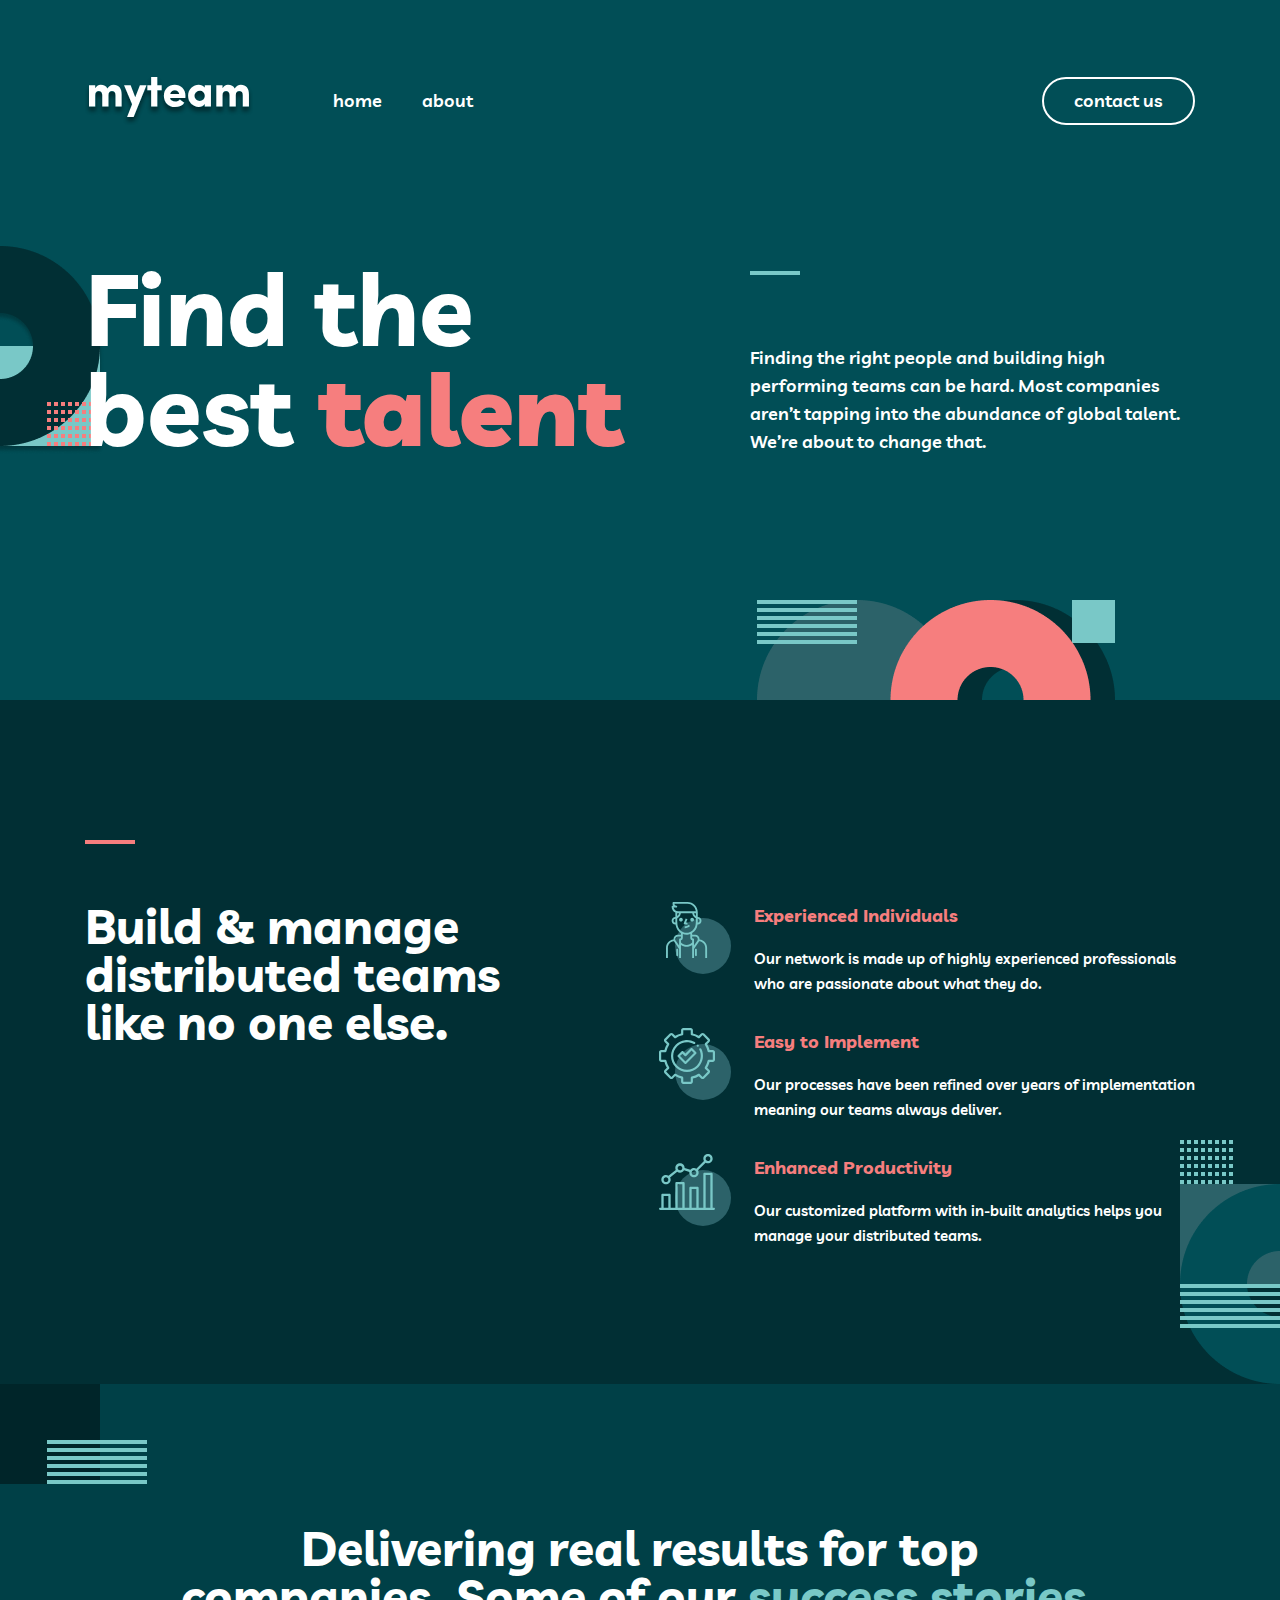
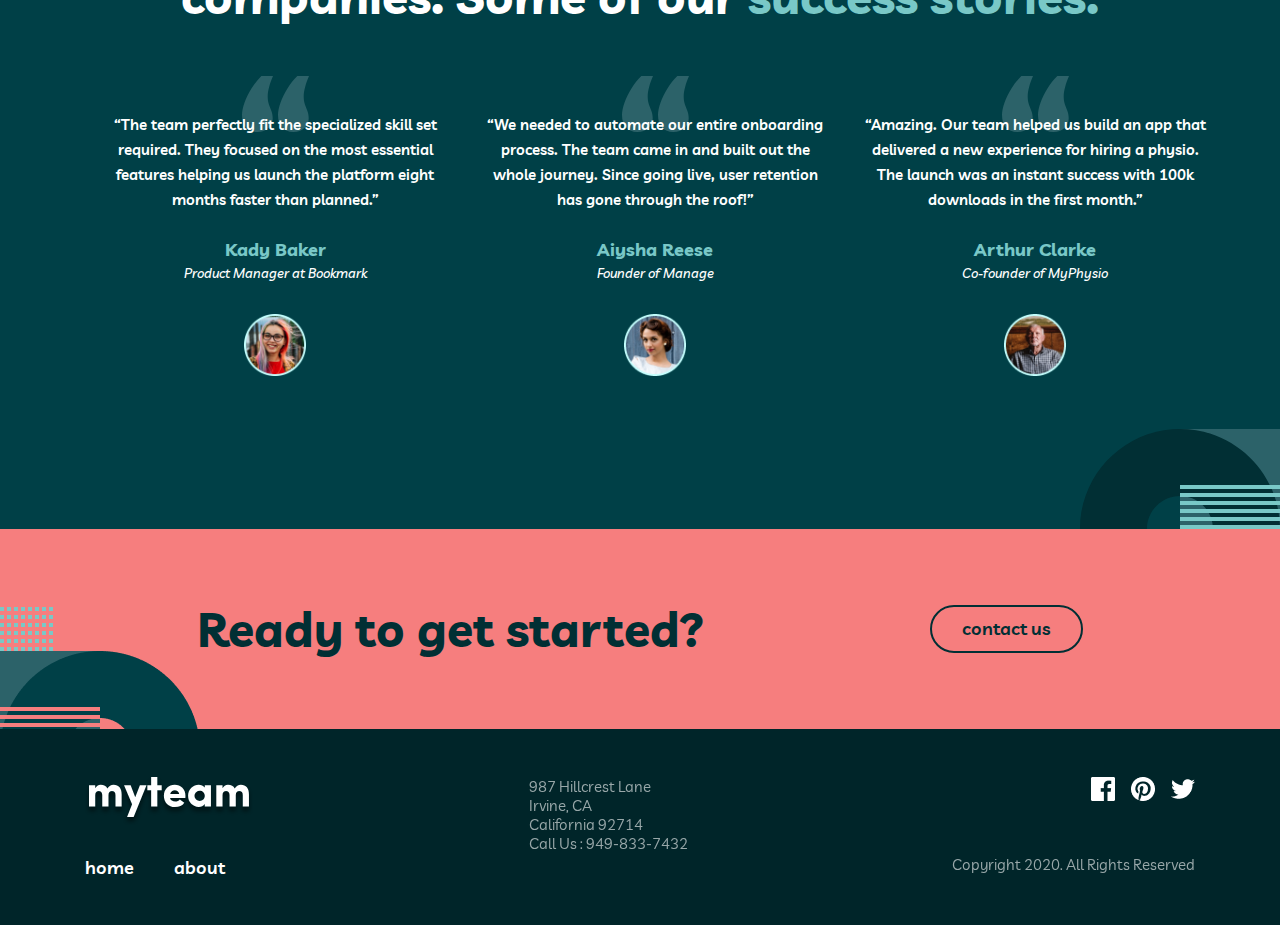
<file: index.html>
<!DOCTYPE html>
<html lang="en">
  <head>
    <meta charset="UTF-8" />
    <meta name="viewport" content="width=device-width, initial-scale=1.0" />
    <link rel="preconnect" href="https://fonts.googleapis.com" />
    <link rel="preconnect" href="https://fonts.gstatic.com" crossorigin />
    <link
      href="https://fonts.googleapis.com/css2?family=Gloria+Hallelujah&family=Livvic:wght@300;400;500;600;700&family=Montserrat:wght@300&family=Poppins:ital,wght@1,500&display=swap"
      rel="stylesheet"
    />
    <link rel="stylesheet" href="css/style_1.css" />
    <title>Document</title>
  </head>
  <body>
    <!--First-->
    <header class="header">
      <nav>
        <div class="container">
          <div class="nav__inner">
            <div class="nav__left">
              <img src="img/myteam-logo.svg" alt="" />
              <ul>
                <li>
                  <a href="#">home</a>
                </li>
                <li>
                  <a href="about.html">about</a>
                </li>
              </ul>
            </div>
            <a href="contact.html"><button class="nav__btn">
              contact us</button></a>
          </div>
        </div>
      </nav>
      <div class="hero">
        <div class="container">
          <div class="hero__text">
            <h1 class="hero__title">Find the <br>best <b>talent</b></h1>
            <div class="hero__disc">
              <img src="img/Rectangle.png" alt="">
              <p>Finding the right people and building high performing teams can be hard. Most companies aren’t tapping into the abundance of global talent. We’re about to change that.</p>
            </div>
          </div>
        </div>
      </div>
    </header>
    <section class="manage">
      <div class="container">
        <div class="manage__inner">
        <img src="img/Rectangle (1).png" alt="">
        <div class="manage__content">
          <h2 class="manage__title">Build & manage distributed teams <br>like no one else.</h2>
          <ul class="manage__list">
            <li class="manage__item">
              <img src="img/Group 11.svg" alt="icon">
              <div class="manage__info">
                <h3>Experienced Individuals</h3>
                <p>Our network is made up of highly experienced professionals <br> who are passionate about what they do.</p>
              </div>
            </li>
            <li class="manage__item">
              <img src="img/Group 12.svg" alt="icon">
              <div class="manage__info">
                <h3>Easy to Implement</h3>
                <p>Our processes have been refined over years of implementation <br> meaning our teams always deliver.</p>
              </div>
            </li>
            <li class="manage__item">
              <img src="img/Group 13.svg" alt="icon">
              <div class="manage__info">
                <h3>Enhanced Productivity</h3>
                <p>Our customized platform with in-built analytics helps you <br>manage your distributed teams.</p>
              </div>
            </li>
          </ul>
        </div>
        </div>
      </div>
    </section>
    <section class="deliver">
      <div class="container">
        <div class="deliver__title">
          <h2>Delivering real results for top companies. Some of our <b>success stories.</b></h2>
        </div>
        <ul class="deliver__list">
          <li class="deliver__item">
            <p> “The team perfectly fit the specialized skill set required. They focused on the most essential features helping us launch the platform eight months faster than planned.”</p>
            <h4>Kady Baker</h4>
            <h3>Product Manager at Bookmark</h3>
            <div class="deliver__img">
              <img src="img/Oval@2x.png" alt="">
            </div>
          </li>
          <li class="deliver__item">
            <p> “We needed to automate our entire onboarding process. The team came in and built out the whole journey. Since going live, user retention has gone through the roof!”</p>
            <h4>Aiysha Reese</h4>
            <h3>Founder of Manage</h3>
            <div class="deliver__img">
              <img src="img/Oval Copy 5.png" alt="">
            </div>
          </li>
          <li class="deliver__item">
            <p>“Amazing. Our team helped us build an app that delivered a new experience for hiring a physio. The launch was an instant success with 100k downloads in the first month.”</p>
            <h4>Arthur Clarke</h4>
            <h3>Co-founder of MyPhysio</h3>
            <div class="deliver__img">
              <img src="img/Oval Copy 6.png" alt="">
            </div>
          </li>
        </ul>
      </div>
    </section>
    <footer class="footer">
      <div class="footer__top">
        <div class="container">
          <div class="footer__top__inner">
            <h2>Ready to get started?</h2>
            <a href="contact.html"><button class="foot__btn">contact us</button></a>
          </div>
        </div>
      </div>
      <div class="footer__bottom">
        <div class="container">
          <div class="footer__bottom__inner">
            <div class="footer__myteam">
              <img src="img/myteam-logo.svg" alt="">
              <ul>
                <li>
                  <a href="#">home</a>
                </li>
                <li>
                  <a href="about.html">about</a>
                </li>
              </ul>
            </div>
            <div class="footer__info">
              <ul class="footer__list">
                <li>
                  <p>987 Hillcrest Lane</p>
                </li>
                <li>
                  <p>Irvine, CA</p>
                </li>
                <li>
                  <p>California 92714</p>
                </li>
                <li>
                  <p>Call Us : 949-833-7432</p>
                </li>
              </ul>
            </div>
            <div class="footer__contact">
              <div class="logo">
                <img src="img/Group 31.png" alt="">
              </div>
              <div class="logo__text">
                <p>Copyright 2020. All Rights Reserved</p>
              </div>
            </div>
          </div>
        </div>
      </div>
    </footer>
  </body>
</html>
</file>
<file: css/style_1.css>
* {
  padding: 0;
  margin: 0;
  box-sizing: border-box;
}
body {
  font-family: 'Gloria Hallelujah', cursive;
  font-family: 'Livvic', sans-serif;
  font-family: 'Montserrat', sans-serif;
}
.container {
  width: 1110px;
  margin: 0 auto;
}
.header {
  height: 700px;
  flex-shrink: 0;
  background: #014E56;
  background-image: url(../img/Group\ 8.png), url(../img/Group\ 7.png);
  background-repeat: no-repeat;
  background-position: center left, bottom right 165px;
}
.nav__inner {
  padding-top: 77px;
  display: flex;
  justify-content: space-between;
  align-items: center;
}
.nav__left {
  display: flex;
  align-items: center;
}
.nav__inner ul {
  margin-left: 80px;
  list-style-type: none;
  display: flex;
}
.nav__inner li a {
  margin-right: 40px;
  text-decoration: none;
  color: #FFF;
  font-family: Livvic;
  font-size: 18px;
  font-style: normal;
  font-weight: 600;
  line-height: 28px; 
}
.nav__inner li a:hover {
  color: #F67E7E;
}
.nav__btn {
  border: 2px solid #fff;
  border-radius: 30px;
  background: transparent;
  color: #FFF;
  font-family: Livvic;
  font-size: 18px;
  font-style: normal;
  font-weight: 600;
  line-height: 28px;
  width: 153px;
  height: 48px;
  transition: .3s;
}
.nav__btn:hover {
  box-shadow: 0 3px 3px 0 #000000;
  background: #02555e;
}
.hero {
  margin-top: 133px;
}
.hero__text {
  display: flex;
  justify-content: space-between;
  align-items: center;
}
.hero__title {
  width: 635px;
  color: #FFF;
  font-family: Livvic;
  font-size: 100px;
  font-style: normal;
  font-weight: 700;
  line-height: 100px;
}
.hero__title b {
  color: #F67E7E;
}
.hero__disc p {
  width: 445px;
  color: #FFF;
  font-family: Livvic;
  font-size: 18px;
  font-style: normal;
  font-weight: 600;
  line-height: 28px;
  padding-top: 65px;
}
.manage {
  padding: 140px 0;
  height: 684px;
  background: #012F34;
  background-image: url(../img/Group\ 8\ \(2\).png);
  background-repeat: no-repeat;
  background-position: bottom right;
}
.manage__inner img {
  margin-bottom: 54px;
}
.manage__content {
  display: flex;
  justify-content: space-between;
}
.manage__item {
  display: flex;
}
.manage h2 {
  width: 445px;
  color: #FFF;
  font-family: Livvic;
  font-size: 48px;
  font-style: normal;
  font-weight: 700;
  line-height: 48px;
}
.manage__item img {
  margin-right: 23px;
}
.manage__item p {
  color: #FFF;
  font-family: Livvic;
  font-size: 15px;
  font-style: normal;
  font-weight: 600;
  line-height: 25px;
  margin-top: 16px;
}
.manage__item h3 {
  color: #F67E7E;
  font-family: Livvic;
  font-size: 18px;
  font-style: normal;
  font-weight: 700;
  line-height: 28px; 
}
.deliver {
  padding: 140px 0;
  color: #fff;
  background: #004047;
  background-image: url(../img/Group\ 8\ Copy.svg), url(../img/Group\ 8.svg);
  background-repeat: no-repeat;
  background-position: top left, bottom right;
  height: 745px;
}
.deliver__title {
  display: flex;
  justify-content: center;
}
.deliver__title h2 {
  text-align: center;
  width: 932px;
  font-family: Livvic;
  font-size: 48px;
  font-style: normal;
  font-weight: 700;
  line-height: 48px;
}
.deliver__title b {
  color: #79C8C7;
  font-family: Livvic;
  font-size: 48px;
  font-style: normal;
  font-weight: 700;
  line-height: 48px;
}
.deliver__list {
  margin-top: 56px;
  list-style-type: none;
  display: flex;
  height: 313px;
  flex-shrink: 0;
}
.deliver__item {
  padding: 36px 0 11px 0;
  background-image: url(../img/“.svg);
  background-repeat: no-repeat;
  background-position: top center;
  text-align: center;
  margin: 0 15px;
}
.deliver__img img {
  width: 62px;
  height: 62px;
}
.deliver__item p {
  width: 350px;
  font-family: Livvic;
  font-size: 15px;
  font-style: normal;
  font-weight: 600;
  line-height: 25px; 
  margin-bottom: 24px;
}
.deliver__item h4 {
  color: #79C8C7;
  font-family: Livvic;
  font-size: 18px;
  font-style: normal;
  font-weight: 700;
  line-height: 28px;
}
.deliver__item h3 {
  text-align: center;
  font-family: Livvic;
  font-size: 13px;
  font-style: italic;
  font-weight: 500;
  line-height: 18px; 
  margin-bottom: 32px;
}
.footer__top {
  background: #F67E7E;
  background-image: url(../img/Group\ 8\ \(3\).png);
  background-repeat: no-repeat;
  background-position: bottom left;
  height: 200px;
  display: flex;
  align-items: center;
}
.footer__top h2 {
  color: #012F34;
  font-family: Livvic;
  font-size: 48px;
  font-style: normal;
  font-weight: 700;
  line-height: 48px;
}
.footer__top__inner {
  display: flex;
  justify-content: space-around;
}
.foot__btn {
  border: 2px solid #012F34;
  border-radius: 30px;
  background: transparent;
  color: #012F34;
  font-family: Livvic;
  font-size: 18px;
  font-style: normal;
  font-weight: 600;
  line-height: 28px;
  width: 153px;
  height: 48px;
  transition: .3s;
}
.foot__btn:hover {
  box-shadow: 0 2px 2px 0;
  background: #f06f6f;
}
.footer__bottom {
  padding: 48px 0;
  height: 196px;
  background: #002529;
}
.footer__bottom__inner {
  display: flex;
  justify-content: space-between;
}
.footer__bottom ul {
  list-style-type: none;
}
.footer__myteam ul{
  display: flex;
  list-style-type: none;
  margin-top: 25px;
}
.footer__myteam a {
  margin-right: 40px;
  text-decoration: none;
  color: #FFF;
  font-family: Livvic;
  font-size: 18px;
  font-style: normal;
  font-weight: 600;
  line-height: 28px;
}
.footer__myteam a:hover {
  color: #F67E7E;
}
.footer__info p{
  color: #FFF;
  opacity: 0.6;
  font-family: Livvic;
  font-size: 15px;
  font-style: normal;
  font-weight: 400;
}
.footer__contact p {
  color: #FFF;
  opacity: 0.6;
  font-family: Livvic;
  font-size: 15px;
  font-style: normal;
  font-weight: 400;
  line-height: 25px;
}
.logo {
  display: flex;
  justify-content: right;
  margin-bottom: 51px;
}
</file>
